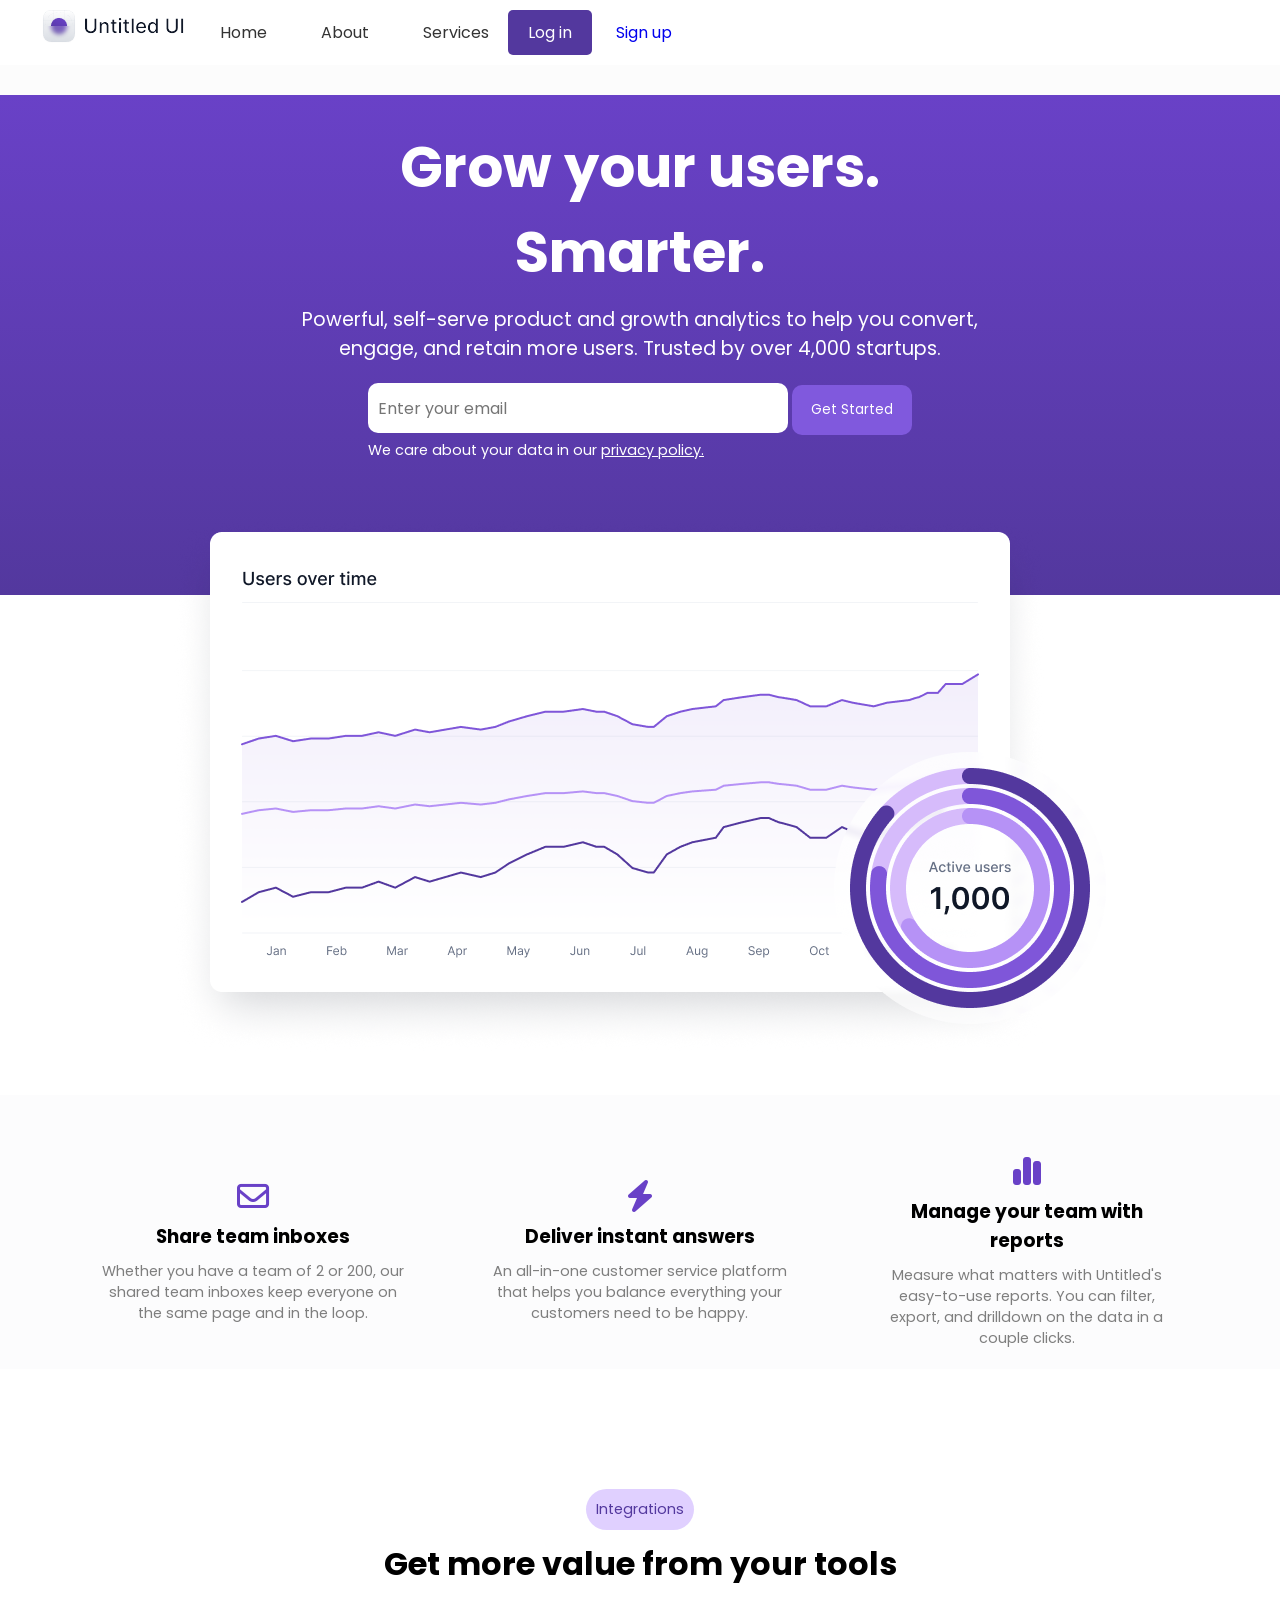
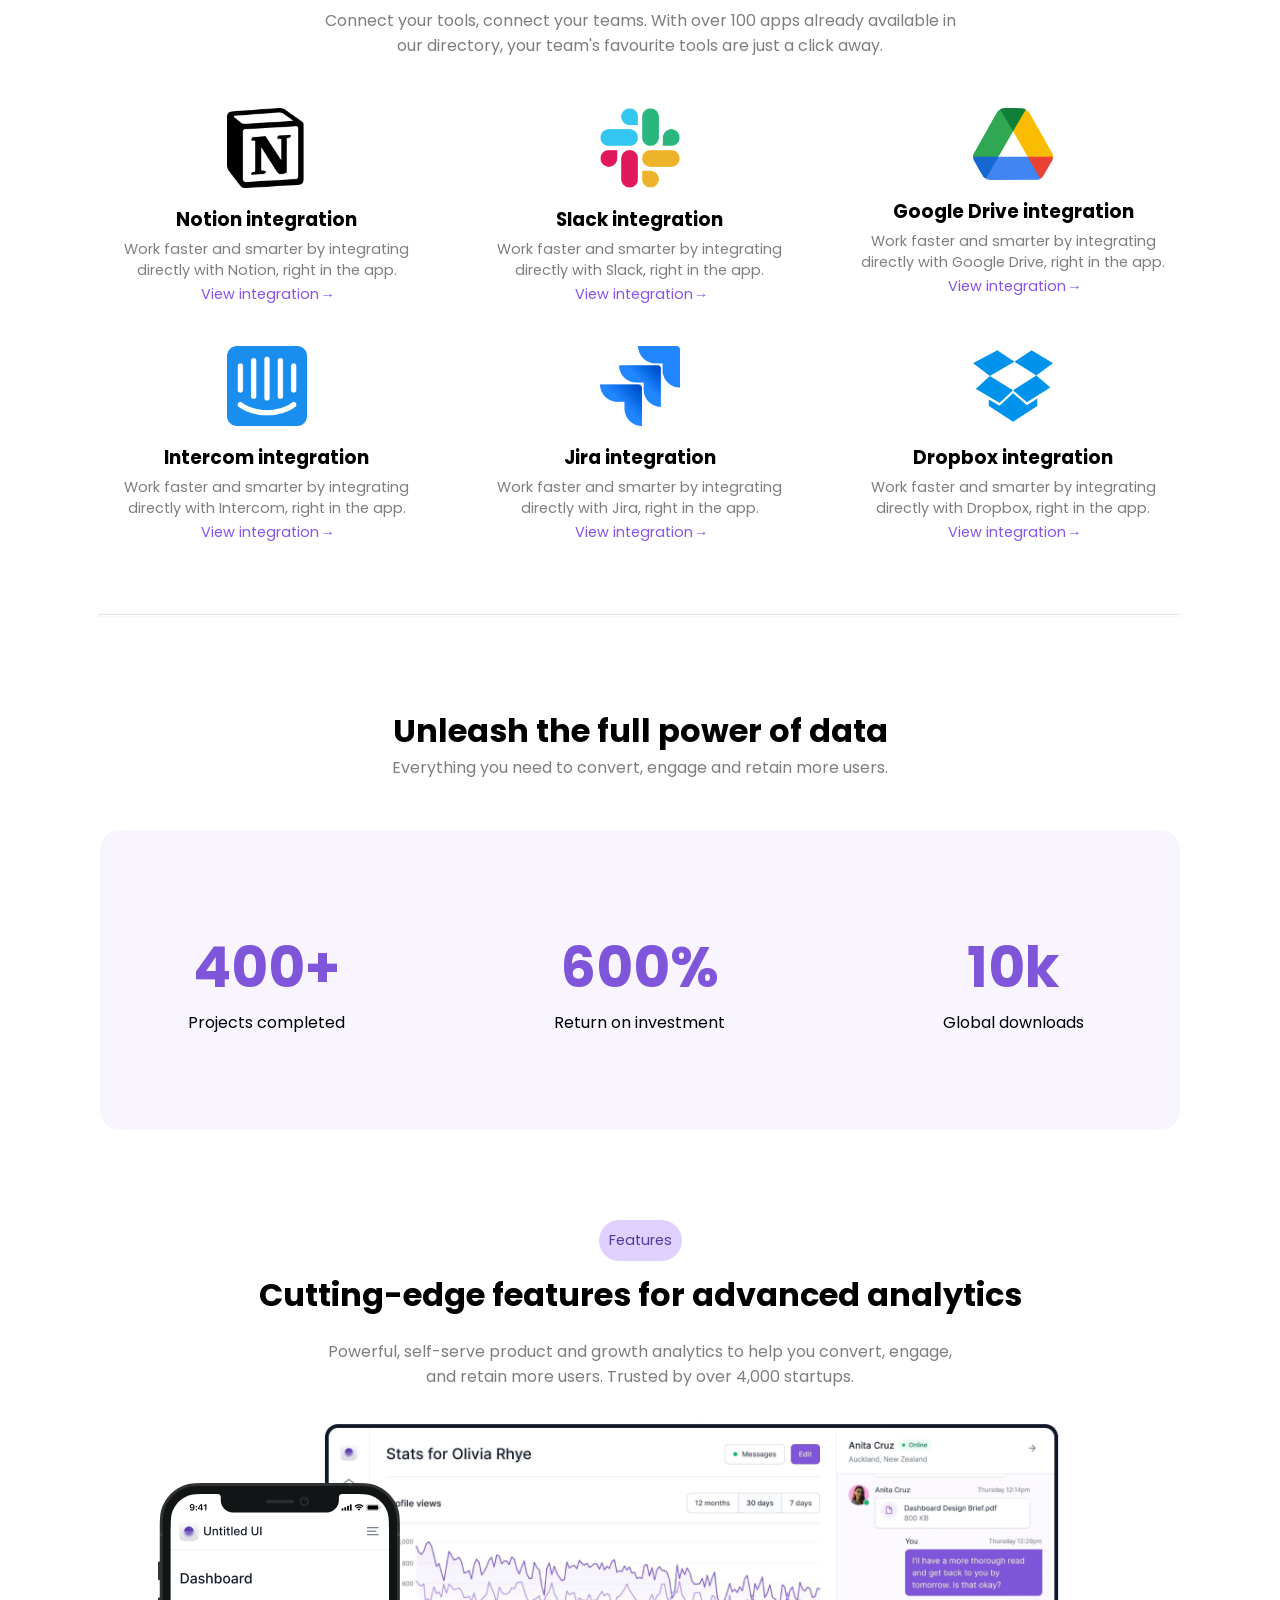
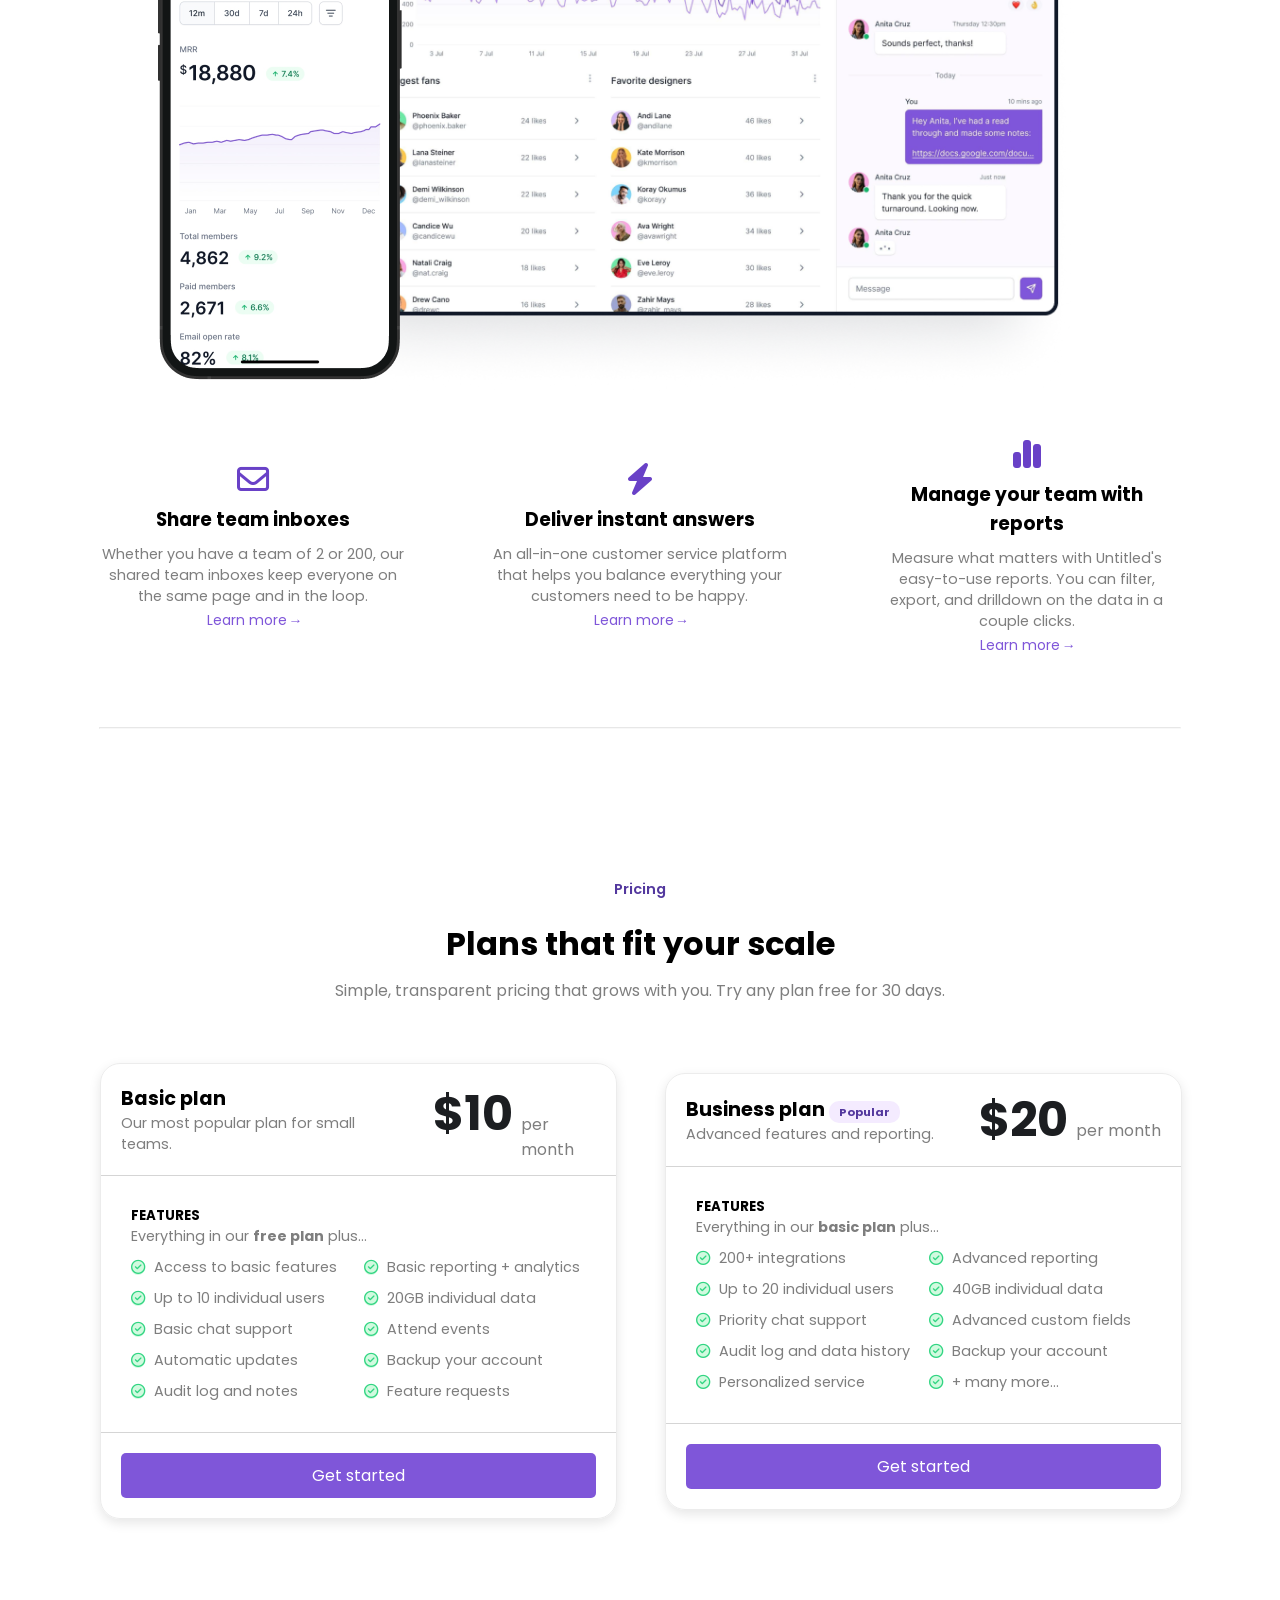
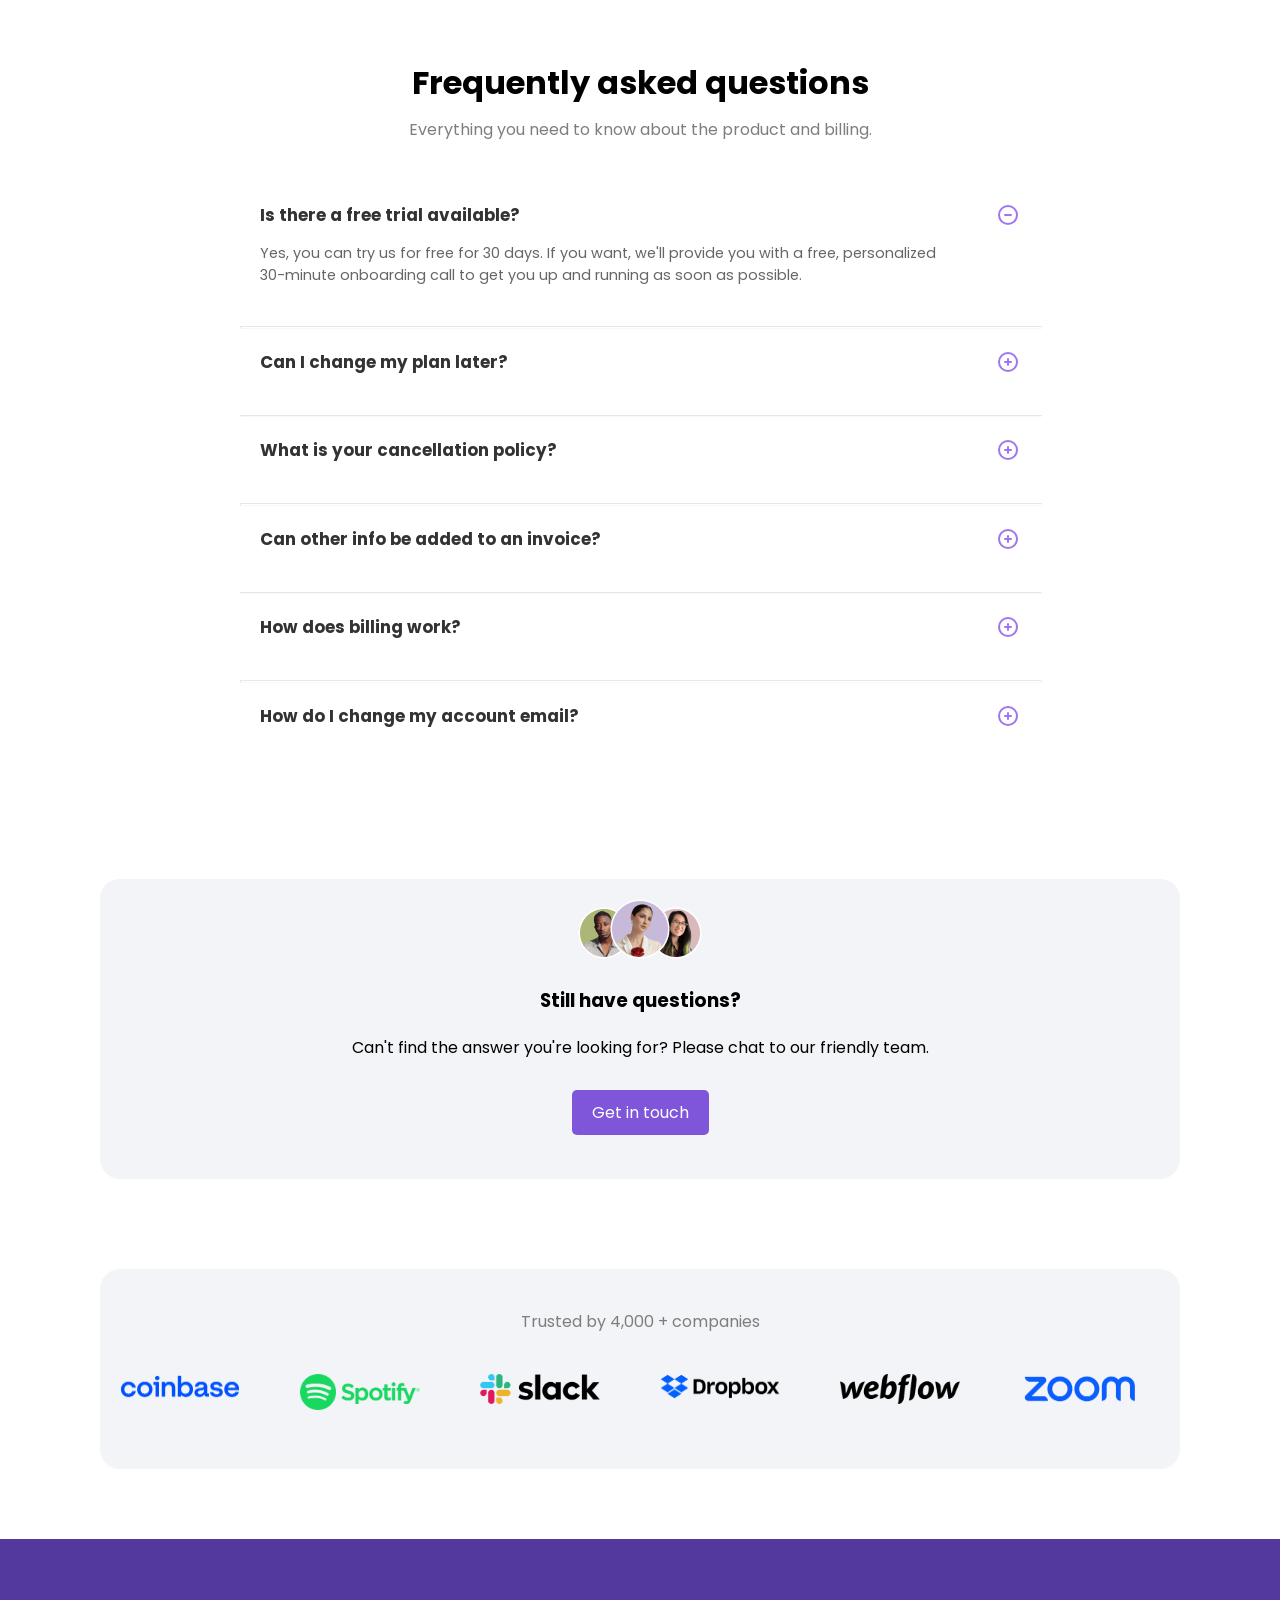
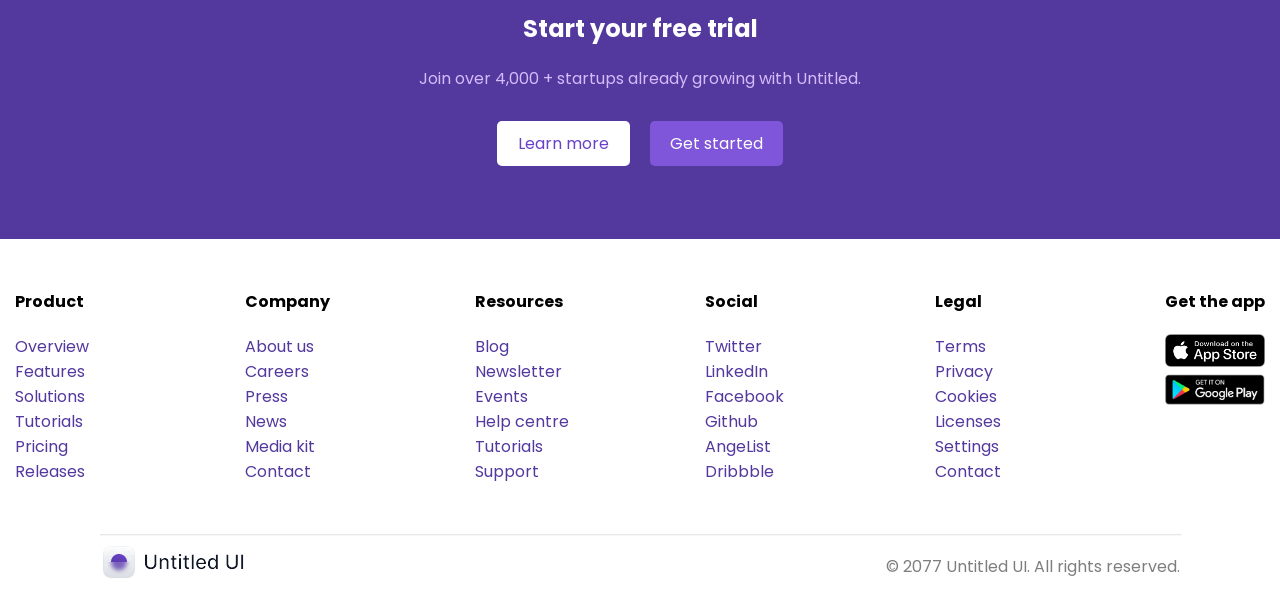
<file: index.html>
<!DOCTYPE html>
<html lang="en">
<head>
  <meta charset="UTF-8">
  <meta name="viewport" content="width=device-width, initial-scale=1.0">
  <title>Untitled UI</title>
  <link rel="stylesheet" href="css/style.css" />
  <link rel="stylesheet" href="https://cdnjs.cloudflare.com/ajax/libs/font-awesome/6.6.0/css/all.min.css" integrity="sha512-Kc323vGBEqzTmouAECnVceyQqyqdsSiqLQISBL29aUW4U/M7pSPA/gEUZQqv1cwx4OnYxTxve5UMg5GT6L4JJg==" crossorigin="anonymous" referrerpolicy="no-referrer" />
</head>
<body>
  <!-- Navbar -->
  <header>
    <div class="header-container">
        <div id="logo">
          <img src="assets/Logo.png" />
        </div>
        <nav>
          <div>
            <ul class="nav-links">
                <li><a href="#">Home</a></li>
                <li><a href="#">About</a></li>
                <li><a href="#">Services</a></li>
                <button class="btn signup"><a href="login.html">Log in</a></button>
                <button class="btn login"><a href="register.html">Sign up</a></button>
            </ul>
          </div>
            <div class="burger">
                <div class="line1"></div>
                <div class="line2"></div>
                <div class="line3"></div>
            </div>
        </nav>
    </div>
  </header>

  <!-- Hero -->
  <div class="hero">
    <div class="rectangle">
      <h1 class="heading1">Grow your users.</h1>
      <h1>Smarter.</h1>
      <p class="rectangle-paragraph">Powerful, self-serve product and growth analytics to help you convert, engage, and retain more users. Trusted by over 4,000 startups.</p>
      <div class="newsletter">
        <input 
          type="email"
          placeholder="Enter your email" 
          class="newsletter-email"  
        />
        <button>Get Started</button>
        <div class="privacy">
          <p>We care about your data in our <span class="underline">privacy policy.</span></p>
        </div>
      </div>
    </div>
    <div class="rectangle2">
      <img src="assets/data-mockup.png" />
    </div>
  </div>

  <!-- Features2 -->
  <div class="features2">
    <div class="features-info">
      <div class="feature1">
        <i class="fa-regular fa-envelope"></i>
        <h3>Share team inboxes</h3>
        <p class="apps-paragraph">Whether you have a team of 2 or 200, our shared team inboxes keep everyone on the same page and in the loop.</p>
      </div>
      <div class="feature2">
        <i class="fa-solid fa-bolt"></i>
        <h3>Deliver instant answers</h3>
        <p class="apps-paragraph">An all-in-one customer service platform that helps you balance everything your customers need to be happy.</p>
      </div>
      <div class="feature3">
        <i class="fa-solid fa-chart-simple"></i>
        <h3>Manage your team with reports</h3>
        <p class="apps-paragraph">Measure what matters with Untitled's easy-to-use reports. You can filter, export, and drilldown on the data in a couple clicks.</p>
      </div>
    </div>
  </div>

  <!-- Tools -->
  <div class="tools">
    <div class="tools-text">
      <p class="integrations">Integrations</p>
      <h1 class="tools-heading">Get more value from your tools</h1>
      <p class="tools-paragraph">Connect your tools, connect your teams. With over 100 apps already available in our directory, your team's favourite tools are just a click away.</p>
    </div>
    <div class="applications">
      <div class="notion">
        <img src="assets/notion.png" />
        <h3>Notion integration</h3>
        <p class="apps-paragraph">Work faster and smarter by integrating directly with Notion, right in the app.</p>
        <a>View integration &rarr;</a>
      </div>
      <div class="slack">
        <img src="assets/slack.png" />
        <h3>Slack integration</h3>
        <p class="apps-paragraph">Work faster and smarter by integrating directly with Slack, right in the app.</p>
        <a>View integration &rarr;</a>
      </div>
      <div class="google-drive">
        <img src="assets/googledrive.png" />
        <h3>Google Drive integration</h3>
        <p class="apps-paragraph">Work faster and smarter by integrating directly with Google Drive, right in the app.</p>
        <a>View integration &rarr;</a>
      </div>
      <div class="intercom">
        <img src="assets/intercom.png" />
        <h3>Intercom integration</h3>
        <p class="apps-paragraph">Work faster and smarter by integrating directly with Intercom, right in the app.</p>
        <a>View integration &rarr;</a>
      </div>
      <div class="jira">
        <img src="assets/jira.png" />
        <h3>Jira integration</h3>
        <p class="apps-paragraph">Work faster and smarter by integrating directly with Jira, right in the app.</p>
        <a>View integration &rarr;</a>
      </div>
      <div class="dropbox">
        <img src="assets/dropbox.png" />
        <h3>Dropbox integration</h3>
        <p class="apps-paragraph">Work faster and smarter by integrating directly with Dropbox, right in the app.</p>
        <a>View integration &rarr;</a>
      </div>
    </div>
    <hr class="tools-hr" />
  </div>

  <!-- Power data -->
  <div class="power-data">
    <div class="data-text">
      <h1 class="data-heading">Unleash the full power of data</h1>
      <p class="data-paragraph">Everything you need to convert, engage and retain more users.</p>
    </div>
    <div class="stats">
      <div class="stat1">
        <h1>400+</h1>
        <p>Projects completed</p>
      </div>
      <div class="stat2">
        <h1>600%</h1>
        <p>Return on investment</p>
      </div>
      <div class="stat3">
        <h1>10k</h1>
        <p>Global downloads</p>
      </div>
    </div>
  </div>

  <!-- Features -->
  <div class="features">
    <div class="features-text">
      <p class="features-icon">Features</p>
      <h1 class="features-heading">Cutting-edge features for advanced analytics</h1>
      <p class="features-paragraph">Powerful, self-serve product and growth analytics to help you convert, engage, and retain more users. Trusted by over 4,000 startups.</p>
    </div>
    <div class="screens">
      <img src="assets/mobile.png" class="feature-img2" />
      <img src="assets/screen.png" class="feature-img1" />
    </div>
    <div class="features-info">
      <div class="feature1">
        <i class="fa-regular fa-envelope"></i>
        <h3>Share team inboxes</h3>
        <p class="apps-paragraph">Whether you have a team of 2 or 200, our shared team inboxes keep everyone on the same page and in the loop.</p>
        <a>Learn more &rarr;</a>
      </div>
      <div class="feature2">
        <i class="fa-solid fa-bolt"></i>
        <h3>Deliver instant answers</h3>
        <p class="apps-paragraph">An all-in-one customer service platform that helps you balance everything your customers need to be happy.</p>
        <a>Learn more &rarr;</a>
      </div>
      <div class="feature3">
        <i class="fa-solid fa-chart-simple"></i>
        <h3>Manage your team with reports</h3>
        <p class="apps-paragraph">Measure what matters with Untitled's easy-to-use reports. You can filter, export, and drilldown on the data in a couple clicks.</p>
        <a>Learn more &rarr;</a>
      </div>
    </div>
    <hr class="features-hr" />
  </div>

  <!-- Pricing -->
  <div class="pricing">
    <div class="pricing-text">
      <p class="pricing-icon">Pricing</p>
      <h1 class="pricing-heading">Plans that fit your scale</h1>
      <p class="pricing-paragraph">Simple, transparent pricing that grows with you. Try any plan free for 30 days.</p>
    </div>
    <div class="cards">
      <div class="card1">
        <div class="upper">
          <div class="upper-left">
            <h3>Basic plan</h3>
            <p>Our most popular plan for small teams.</p>
          </div>
          <div class="upper-right">
            <span class="price">$10</span>
            <span class="per-month">per month</span>
          </div>
        </div>
        <div class="middle">
          <div class="middle2">
            <h5>FEATURES</h5>
            <p>Everything in our <b>free plan</b> plus...</p>
            <div class="items">
              <div class="item1">
                <i class="fa-regular fa-circle-check"></i>
                <span>Access to basic features</span>
              </div>
              <div class="item1">
                <i class="fa-regular fa-circle-check"></i>
                <span>Basic reporting + analytics</span>
              </div>
              <div class="item1">
                <i class="fa-regular fa-circle-check"></i>
                <span>Up to 10 individual users</span>
              </div>
              <div class="item1">
                <i class="fa-regular fa-circle-check"></i>
                <span>20GB individual data</span>
              </div>
              <div class="item1">
                <i class="fa-regular fa-circle-check"></i>
                <span>Basic chat support</span>
              </div>
              <div class="item1">
                <i class="fa-regular fa-circle-check"></i>
                <span>Attend events</span>
              </div>
              <div class="item1">
                <i class="fa-regular fa-circle-check"></i>
                <span>Automatic updates</span>
              </div>
              <div class="item1">
                <i class="fa-regular fa-circle-check"></i>
                <span>Backup your account</span>
              </div>
              <div class="item1">
                <i class="fa-regular fa-circle-check"></i>
                <span>Audit log and notes</span>
              </div>
              <div class="item1">
                <i class="fa-regular fa-circle-check"></i>
                <span>Feature requests</span>
              </div>
            </div>
          </div>
        </div>
        <div class="bottom">
          <button class="btn-get-touch">Get started</button>
        </div>
      </div>
      <div class="card1">
        <div class="upper">
          <div class="upper-left">
            <h3>Business plan <span class="popular">Popular</span></h3>
            <p>Advanced features and reporting.</p>
          </div>
          <div class="upper-right">
            <span class="price">$20</span>
            <span class="per-month">per month</span>
          </div>
        </div>
        <div class="middle">
          <div class="middle2">
            <h5>FEATURES</h5>
            <p>Everything in our <b>basic plan</b> plus...</p>
            <div class="items">
              <div class="item1">
                <i class="fa-regular fa-circle-check"></i>
                <span>200+ integrations</span>
              </div>
              <div class="item1">
                <i class="fa-regular fa-circle-check"></i>
                <span>Advanced reporting</span>
              </div>
              <div class="item1">
                <i class="fa-regular fa-circle-check"></i>
                <span>Up to 20 individual users</span>
              </div>
              <div class="item1">
                <i class="fa-regular fa-circle-check"></i>
                <span>40GB individual data</span>
              </div>
              <div class="item1">
                <i class="fa-regular fa-circle-check"></i>
                <span>Priority chat support</span>
              </div>
              <div class="item1">
                <i class="fa-regular fa-circle-check"></i>
                <span>Advanced custom fields</span>
              </div>
              <div class="item1">
                <i class="fa-regular fa-circle-check"></i>
                <span>Audit log and data history</span>
              </div>
              <div class="item1">
                <i class="fa-regular fa-circle-check"></i>
                <span>Backup your account</span>
              </div>
              <div class="item1">
                <i class="fa-regular fa-circle-check"></i>
                <span>Personalized service</span>
              </div>
              <div class="item1">
                <i class="fa-regular fa-circle-check"></i>
                <span>+ many more...</span>
              </div>
            </div>
          </div>
        </div>
        <div class="bottom">
          <button class="btn-get-touch">Get started</button>
        </div>
      </div>
    </div>
  </div>

  <!-- FAQ -->
  <div class="faq">
    <div class="faq-text">
      <h1 class="faq-heading">Frequently asked questions</h1>
      <p class="faq-paragraph">Everything you need to know about the product and billing.</p>
    </div>
    <div class="faq-container">
      <!-- First details element -->
      <details class="faq-item" open>
          <summary class="faq-summary">
              <h2>Is there a free trial available?</h2>
              <span class="faq-icon">
                  <svg xmlns="http://www.w3.org/2000/svg" class="plus-icon" fill="none" viewBox="0 0 24 24" stroke="currentColor" stroke-width="2">
                      <path stroke-linecap="round" stroke-linejoin="round" d="M12 9v3m0 0v3m0-3h3m-3 0H9m12 0a9 9 0 11-18 0 9 9 0 0118 0z" />
                  </svg>
                  <svg xmlns="http://www.w3.org/2000/svg" class="minus-icon" fill="none" viewBox="0 0 24 24" stroke="currentColor" stroke-width="2">
                      <path stroke-linecap="round" stroke-linejoin="round" d="M15 12H9m12 0a9 9 0 11-18 0 9 9 0 0118 0z" />
                  </svg>
              </span>
          </summary>
          <p class="faq-content">
              Yes, you can try us for free for 30 days. If you want, we'll provide you with a free, personalized 30-minute onboarding call to get you up and running as soon as possible.
          </p>
      </details>
      <hr class="faq-hr" />
      <!-- Second details element -->
      <details class="faq-item">
          <summary class="faq-summary">
              <h2>Can I change my plan later?</h2>
              <span class="faq-icon">
                  <svg xmlns="http://www.w3.org/2000/svg" class="plus-icon" fill="none" viewBox="0 0 24 24" stroke="currentColor" stroke-width="2">
                      <path stroke-linecap="round" stroke-linejoin="round" d="M12 9v3m0 0v3m0-3h3m-3 0H9m12 0a9 9 0 11-18 0 9 9 0 0118 0z" />
                  </svg>
                  <svg xmlns="http://www.w3.org/2000/svg" class="minus-icon" fill="none" viewBox="0 0 24 24" stroke="currentColor" stroke-width="2">
                      <path stroke-linecap="round" stroke-linejoin="round" d="M15 12H9m12 0a9 9 0 11-18 0 9 9 0 0118 0z" />
                  </svg>
              </span>
          </summary>
          <p class="faq-content">
              Lorem ipsum dolor sit amet consectetur, adipisicing elit. Ab hic veritatis molestias culpa in, recusandae laboriosam neque aliquid libero nesciunt voluptate dicta quo officiis explicabo consequuntur distinctio corporis earum similique!
          </p>
      </details>
      <hr class="faq-hr" />
      <!-- Third details element -->
      <details class="faq-item">
          <summary class="faq-summary">
              <h2>What is your cancellation policy?</h2>
              <span class="faq-icon">
                  <svg xmlns="http://www.w3.org/2000/svg" class="plus-icon" fill="none" viewBox="0 0 24 24" stroke="currentColor" stroke-width="2">
                      <path stroke-linecap="round" stroke-linejoin="round" d="M12 9v3m0 0v3m0-3h3m-3 0H9m12 0a9 9 0 11-18 0 9 9 0 0118 0z" />
                  </svg>
                  <svg xmlns="http://www.w3.org/2000/svg" class="minus-icon" fill="none" viewBox="0 0 24 24" stroke="currentColor" stroke-width="2">
                      <path stroke-linecap="round" stroke-linejoin="round" d="M15 12H9m12 0a9 9 0 11-18 0 9 9 0 0118 0z" />
                  </svg>
              </span>
          </summary>
          <p class="faq-content">
              Lorem ipsum dolor sit amet consectetur, adipisicing elit. Ab hic veritatis molestias culpa in, recusandae laboriosam neque aliquid libero nesciunt voluptate dicta quo officiis explicabo consequuntur distinctio corporis earum similique!
          </p>
      </details>
      <hr class="faq-hr" />
      <!-- Fourth details element -->
      <details class="faq-item">
          <summary class="faq-summary">
              <h2>Can other info be added to an invoice?</h2>
              <span class="faq-icon">
                  <svg xmlns="http://www.w3.org/2000/svg" class="plus-icon" fill="none" viewBox="0 0 24 24" stroke="currentColor" stroke-width="2">
                      <path stroke-linecap="round" stroke-linejoin="round" d="M12 9v3m0 0v3m0-3h3m-3 0H9m12 0a9 9 0 11-18 0 9 9 0 0118 0z" />
                  </svg>
                  <svg xmlns="http://www.w3.org/2000/svg" class="minus-icon" fill="none" viewBox="0 0 24 24" stroke="currentColor" stroke-width="2">
                      <path stroke-linecap="round" stroke-linejoin="round" d="M15 12H9m12 0a9 9 0 11-18 0 9 9 0 0118 0z" />
                  </svg>
              </span>
          </summary>
          <p class="faq-content">
              Lorem ipsum dolor sit amet consectetur, adipisicing elit. Ab hic veritatis molestias culpa in, recusandae laboriosam neque aliquid libero nesciunt voluptate dicta quo officiis explicabo consequuntur distinctio corporis earum similique!
          </p>
      </details>
      <hr class="faq-hr" />
      <!-- Fifth details element -->
      <details class="faq-item">
          <summary class="faq-summary">
              <h2>How does billing work?</h2>
              <span class="faq-icon">
                  <svg xmlns="http://www.w3.org/2000/svg" class="plus-icon" fill="none" viewBox="0 0 24 24" stroke="currentColor" stroke-width="2">
                      <path stroke-linecap="round" stroke-linejoin="round" d="M12 9v3m0 0v3m0-3h3m-3 0H9m12 0a9 9 0 11-18 0 9 9 0 0118 0z" />
                  </svg>
                  <svg xmlns="http://www.w3.org/2000/svg" class="minus-icon" fill="none" viewBox="0 0 24 24" stroke="currentColor" stroke-width="2">
                      <path stroke-linecap="round" stroke-linejoin="round" d="M15 12H9m12 0a9 9 0 11-18 0 9 9 0 0118 0z" />
                  </svg>
              </span>
          </summary>
          <p class="faq-content">
              Lorem ipsum dolor sit amet consectetur, adipisicing elit. Ab hic veritatis molestias culpa in, recusandae laboriosam neque aliquid libero nesciunt voluptate dicta quo officiis explicabo consequuntur distinctio corporis earum similique!
          </p>
        </details>
        <hr class="faq-hr" />
      <!-- Sixth details element -->
      <details class="faq-item">
          <summary class="faq-summary">
              <h2>How do I change my account email?</h2>
              <span class="faq-icon">
                  <svg xmlns="http://www.w3.org/2000/svg" class="plus-icon" fill="none" viewBox="0 0 24 24" stroke="currentColor" stroke-width="2">
                      <path stroke-linecap="round" stroke-linejoin="round" d="M12 9v3m0 0v3m0-3h3m-3 0H9m12 0a9 9 0 11-18 0 9 9 0 0118 0z" />
                  </svg>
                  <svg xmlns="http://www.w3.org/2000/svg" class="minus-icon" fill="none" viewBox="0 0 24 24" stroke="currentColor" stroke-width="2">
                      <path stroke-linecap="round" stroke-linejoin="round" d="M15 12H9m12 0a9 9 0 11-18 0 9 9 0 0118 0z" />
                  </svg>
              </span>
          </summary>
          <p class="faq-content">
              Lorem ipsum dolor sit amet consectetur, adipisicing elit. Ab hic veritatis molestias culpa in, recusandae laboriosam neque aliquid libero nesciunt voluptate dicta quo officiis explicabo consequuntur distinctio corporis earum similique!
          </p>
      </details>
    </div>
  </div>

  <!-- Questions -->
  <div class="questions">
    <div class="questions-info">
      <div class="questions-avatars">
        <img src="assets/Avatar group.png" />
      </div>
      <h3>Still have questions?</h3>
      <p>Can't find the answer you're looking for? Please chat to our friendly team.</p>
      <button class="btn-get-touch">Get in touch</button>
    </div>
  </div>

  <!-- Companies -->
  <div class="companies">
    <div class="companies-info">
      <p>Trusted by 4,000 + companies</p>
      <div class="companies-img">
        <img src="assets/coinbase.png" />
        <img src="assets/spotify.png" />
        <img src="assets/slack-text.png" />
        <img src="assets/dropbox-text.png" />
        <img src="assets/webflow.png" />
        <img src="assets/zoom.png" />
      </div>
    </div>
  </div>

  <!-- Free trial -->
  <div class="freetrial">
    <div class="freetrial-info">
      <h3>Start your free trial</h3>
      <p>Join over 4,000 + startups already growing with Untitled.</p>
      <div class="freetrial-buttons">
        <button class="btn-freetrial">Learn more</button>
        <button class="btn-freetrial2">Get started</button>
      </div>
    </div>
  </div>

  <!-- Footer -->
  <footer>
    <div class="footer-items">
      <div>
        <h4>Product</h4>
        <ul class="product-col">
          <li><a>Overview</a></li>
          <li><a>Features</a></li>
          <li><a>Solutions</a></li>
          <li><a>Tutorials</a></li>
          <li><a>Pricing</a></li>
          <li><a>Releases</a></li>
        </ul>
      </div>
      <div>
        <h4>Company</h4>
        <ul class="product-col">
          <li><a>About us</a></li>
          <li><a>Careers</a></li>
          <li><a>Press</a></li>
          <li><a>News</a></li>
          <li><a>Media kit</a></li>
          <li><a>Contact</a></li>
        </ul>
      </div>
      <div>
        <h4>Resources</h4>
        <ul class="product-col">
          <li><a>Blog</a></li>
          <li><a>Newsletter</a></li>
          <li><a>Events</a></li>
          <li><a>Help centre</a></li>
          <li><a>Tutorials</a></li>
          <li><a>Support</a></li>
        </ul>
      </div>
      <div>
        <h4>Social</h4>
        <ul class="product-col">
          <li><a>Twitter</a></li>
          <li><a>LinkedIn</a></li>
          <li><a>Facebook</a></li>
          <li><a>Github</a></li>
          <li><a>AngeList</a></li>
          <li><a>Dribbble</a></li>
        </ul>
      </div>
      <div>
        <h4>Legal</h4>
        <ul class="product-col">
          <li><a>Terms</a></li>
          <li><a>Privacy</a></li>
          <li><a>Cookies</a></li>
          <li><a>Licenses</a></li>
          <li><a>Settings</a></li>
          <li><a>Contact</a></li>
        </ul>
      </div>
      <div>
        <h4>Get the app</h4>
        <ul class="product-col">
          <li><a><img src="assets/appstore.png" /></a></li>
          <li><a><img src="assets/googleplay.png" /></a></li>
        </ul>
      </div>
    </div>
  </footer>

  <div class="bottom-footer">
    <hr class="footer-hr" />
    <div class="footer-info">
      <a href="main.html"><img src="assets/Logo.png" /></a>
      <p>© 2077 Untitled UI. All rights reserved.</p>
    </div>
  </div>

  <script>
    const burger = document.querySelector('.burger');
    const navLinks = document.querySelector('.nav-links');
    const body = document.querySelector('body');
    const backdrop = document.createElement('div');
    backdrop.classList.add('menu-backdrop');

    body.appendChild(backdrop);

    burger.addEventListener('click', () => {
        navLinks.classList.toggle('nav-active');
        backdrop.classList.toggle('display'); // Show or hide the backdrop

        // Toggle body scrolling
        body.classList.toggle('fixed-position');
        
        // Burger Animation
        burger.classList.toggle('toggle');
    });

    backdrop.addEventListener('click', function() {
        navLinks.classList.remove('nav-active');
        this.classList.remove('display'); // Hide the backdrop when clicked
        body.classList.remove('fixed-position');
        burger.classList.remove('toggle');
    });
  </script>
  
</body>
</html>
</file>
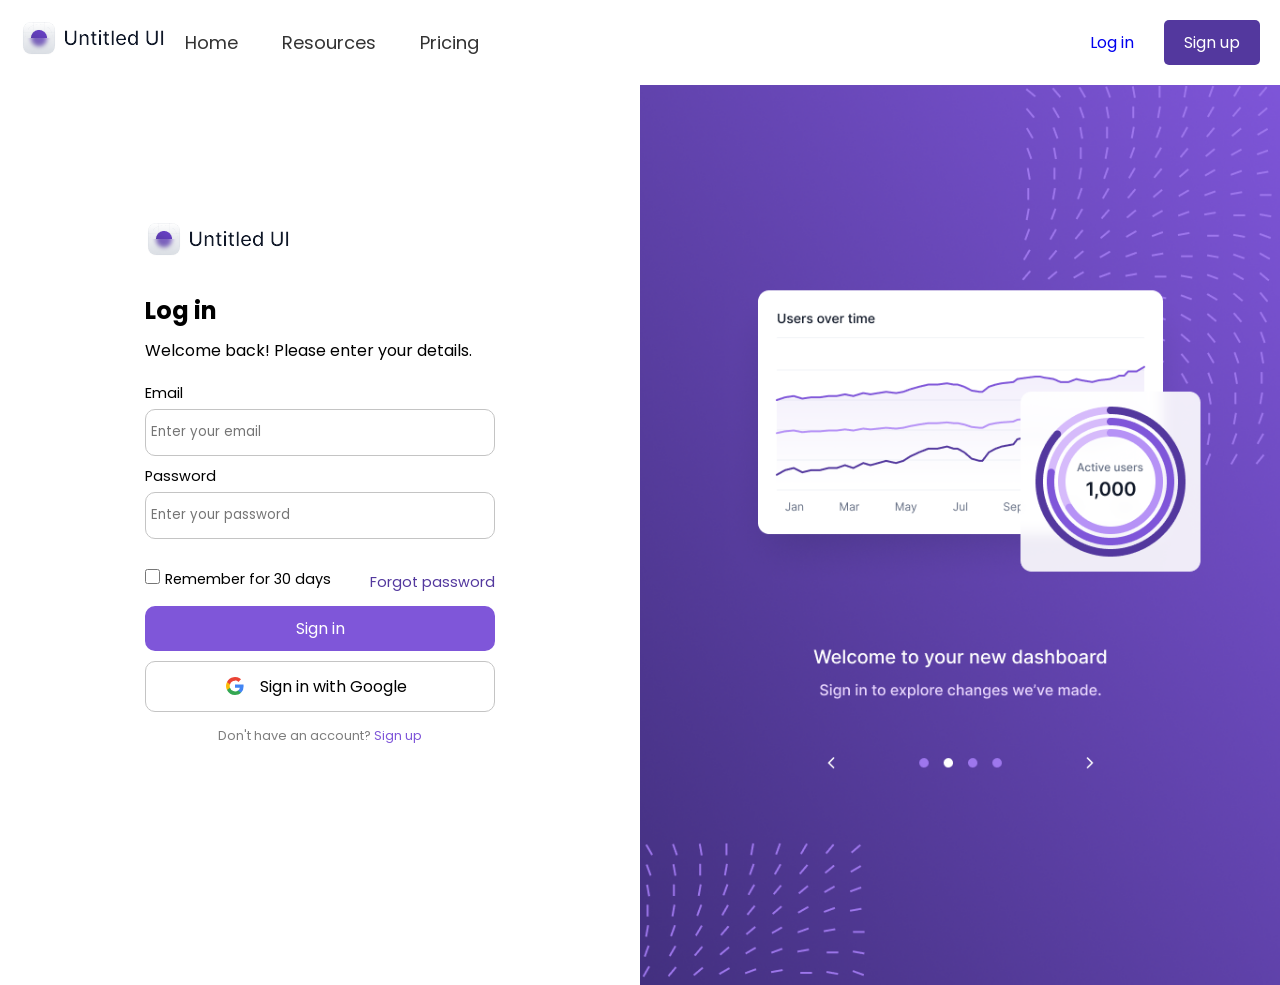
<file: login.html>
<!DOCTYPE html>
<html lang="en">
<head>
  <meta charset="UTF-8">
  <meta name="viewport" content="width=device-width, initial-scale=1.0">
  <title>Untitled UI</title>
  <link rel="stylesheet" href="css/login.css" />
  <link rel="stylesheet" href="https://cdnjs.cloudflare.com/ajax/libs/font-awesome/6.6.0/css/all.min.css" integrity="sha512-Kc323vGBEqzTmouAECnVceyQqyqdsSiqLQISBL29aUW4U/M7pSPA/gEUZQqv1cwx4OnYxTxve5UMg5GT6L4JJg==" crossorigin="anonymous" referrerpolicy="no-referrer" />
</head>
<body>

  <nav id="navbar">
    <div class="nav-left">
      <div class="logo">
        <a href="main.html"><img src="assets/Logo.png" /></a>
      </div>
      <ul class="nav-links">
          <li><a href="main.html">Home</a></li>
          <li class="dropdown">
            <a href="javascript:void(0)" class="dropbtn">Resources</a>
            <div class="dropdown-content">
                <a href="#">Blog</a>
                <a href="#">Customer stories</a>
                <a href="#">Video tutorials</a>
            </div>
          </li>
          <li><a href="#">Pricing</a></li>
      </ul>
    </div>
    <div class="nav-right">
      <button class="btn login"><a href="login.html">Log in</a></button>
      <button class="btn signup"><a href="register.html">Sign up</a></button>
    </div>
    <div class="burger">
        <div class="line1"></div>
        <div class="line2"></div>
        <div class="line3"></div>
    </div>
  </nav>


  <!-- Login -->
  <section>
    <div class="container">
      <div class="left-side">
        <div class="auth">
          <img src="assets/Logo.png" />
          <h2>Log in</h2>
          <p>Welcome back! Please enter your details.</p>
          <div id="error"></div>
          <form id="form" name="loginform" method="GET">
            <label>Email</label>
            <input id="email" type="email" placeholder="Enter your email" name="email" required/>
            <label>Password</label>
            <input id="password" type="password" placeholder="Enter your password" name="password" required />
            <div class="form-group-row">
              <label class="checkbox-container">
                <input type="checkbox" id="RememberMe" name="remember_me" />
                Remember for 30 days
              </label>
              <a href="#" class="forgot-password">Forgot password</a>
            </div>
            <button class="btn-signin" type="submit">Sign in</button>            
            <button class="btn-google" type="submit">Sign in with Google</button>  
            <div class="no-account">
              <p>Don't have an account? <span class="signup-text">Sign up</span></p>         
            </div> 
          </form>
        </div>
      </div>
      <div class="right-side">
        <img src="assets/login.png" />
      </div>
    </div>
  </section>
  
  <script src="js/login.js">
    // function validateForm() {
    //   let x = document.forms["loginform"]["email"].value;
    //   if (x == "") {
    //     alert("Email must be filled out!");
    //     return false;
    //   }

    //   let y = document.forms["loginform"]["password"].value;
    //   if (y == "") {
    //     alert("Password must be filled out!");
    //     return false;
    //   }
    // }
  </script>
  
</body>
</html>
</file>
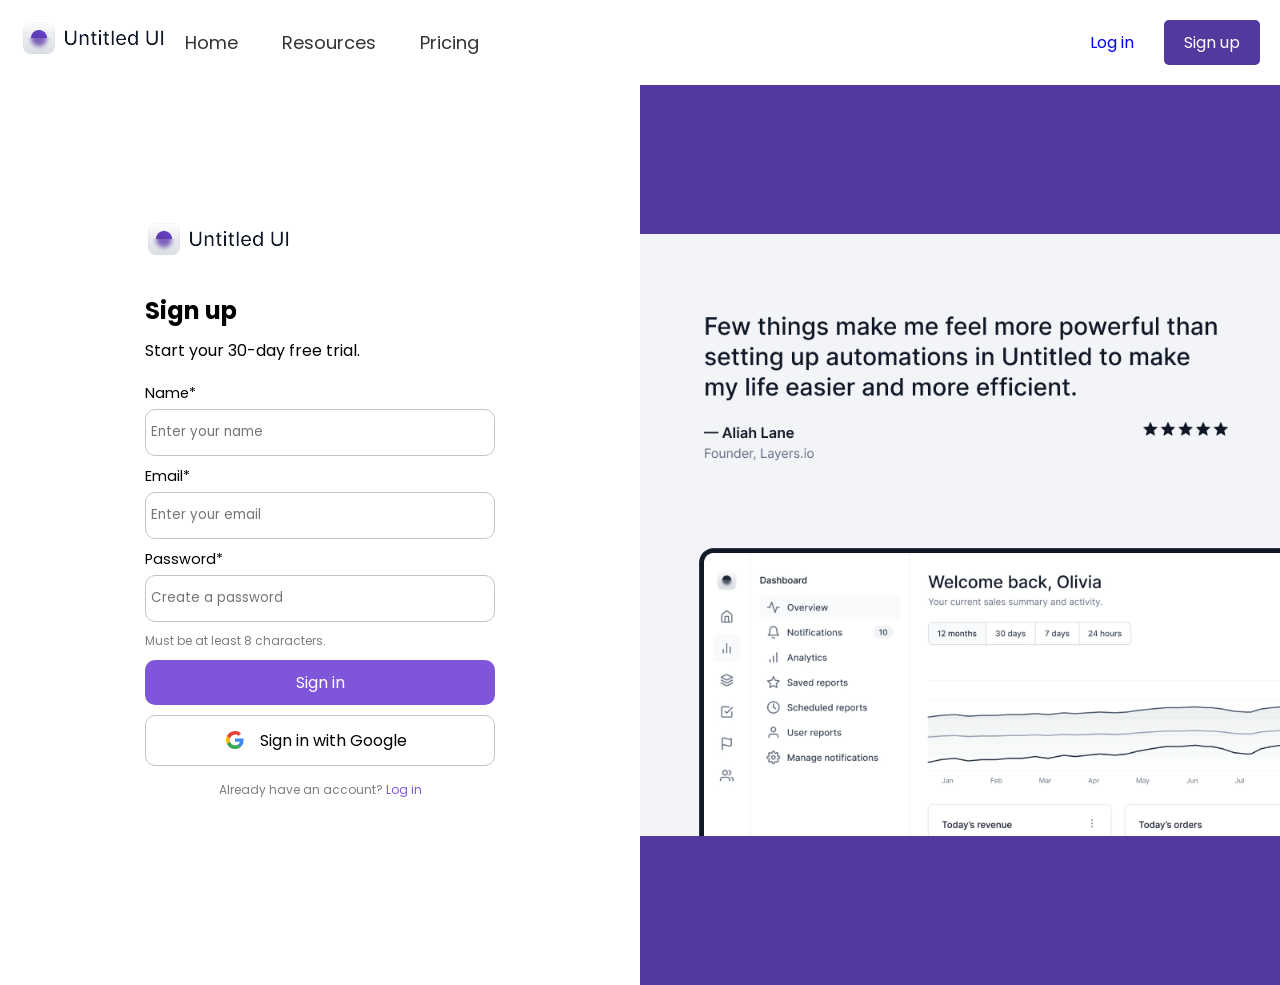
<file: register.html>
<!DOCTYPE html>
<html lang="en">
<head>
  <meta charset="UTF-8">
  <meta name="viewport" content="width=device-width, initial-scale=1.0">
  <title>Untitled UI</title>
  <link rel="stylesheet" href="css/register.css" />
  <link rel="stylesheet" href="https://cdnjs.cloudflare.com/ajax/libs/font-awesome/6.6.0/css/all.min.css" integrity="sha512-Kc323vGBEqzTmouAECnVceyQqyqdsSiqLQISBL29aUW4U/M7pSPA/gEUZQqv1cwx4OnYxTxve5UMg5GT6L4JJg==" crossorigin="anonymous" referrerpolicy="no-referrer" />
</head>
<body>

  <nav id="navbar">
    <div class="nav-left">
      <div class="logo">
          <a href="main.html"><img src="assets/Logo.png" /></a>
      </div>
      <ul class="nav-links">
          <li><a href="main.html">Home</a></li>
          <li class="dropdown">
            <a href="javascript:void(0)" class="dropbtn">Resources</a>
            <div class="dropdown-content">
                <a href="#">Blog</a>
                <a href="#">Customer stories</a>
                <a href="#">Video tutorials</a>
            </div>
          </li>
          <li><a href="#">Pricing</a></li>
      </ul>
    </div>
    <div class="nav-right">
      <button class="btn login"><a href="login.html">Log in</a></button>
      <button class="btn signup"><a href="register.html">Sign up</a></button>
    </div>
    <div class="burger">
        <div class="line1"></div>
        <div class="line2"></div>
        <div class="line3"></div>
    </div>
  </nav>


  <!-- Login -->
  <section>
    <div class="container">
      <div class="left-side">
        <div class="auth">
          <img src="assets/Logo.png" />
          <h2>Sign up</h2>
          <p>Start your 30-day free trial.</p>
          <div id="error"></div>
          <form id="form" name="loginform" method="GET">
            <label>Name*</label>
            <input id="name" type="text" name="name" placeholder="Enter your name" required />
            <label>Email*</label>
            <input id="email" type="email" name="email" placeholder="Enter your email" required />
            <label>Password*</label>
            <input id="password" type="password" name="password" placeholder="Create a password" required />
            <p>Must be at least 8 characters.</p>
            <button class="btn-signin">Sign in</button>            
            <button class="btn-google">Sign in with Google</button>  
            <div class="no-account">
              <p>Already have an account? <span class="signup-text">Log in</span></p>         
            </div> 
          </form>
        </div>
      </div>
      <div class="right-side">
        <img src="assets/signup.png" />
      </div>
    </div>
  </section>
  
  <script src="js/register.js"></script>
  
</body>
</html>
</file>
<file: css/style.css>
@import url('https://fonts.googleapis.com/css2?family=Poppins&display=swap');

* {
    padding: 0;
    margin: 0;
    font-family: 'Poppins', monospace;
}

/* Navbar */

.header-container {
  max-width: 1200px;
  margin: 0 auto;
  padding: 0 20px;
  overflow: hidden;
  justify-content: space-between;
}

header {
  color: #fff;
  padding: 10px 0;
}

#logo {
  float: left;
  font-size: 1.5em;
}

nav div {
  justify-content: space-between;
}

.nav-links {
  list-style-type: none;
  margin: 0;
  padding: 0;
}

.nav-links li {
  display: inline-block;
  margin-left: 20px;
}

.nav-links li a {
  color: #333;
  text-decoration: none;
  padding: 10px 15px;
  display: inline-block;
  transition: background-color 0.3s;
}

.burger {
  display: none;
  cursor: pointer;
}

.burger div {
  width: 25px;
  height: 3px;
  background-color: #fff;
  margin: 5px;
  transition: transform 0.3s, background-color 0.3s;
}

.content {
  padding: 50px 0;
  text-align: center;
}

@media screen and (max-width: 768px) {
  .nav-links {
      display: none;
      text-align: center;
      width: 100%;
      position: absolute;
      background-color: #333;
      top: 60px;
      left: 0;
      z-index: 1;
  }

  .nav-links.active {
      display: block;
  }

  .nav-links li {
      display: block;
      margin: 10px 0;
  }

  .burger {
      display: block;
      float: right;
      margin-top: 15px;
  }

  .burger.active .line1 {
      transform: rotate(-45deg) translate(-5px, 6px);
  }

  .burger.active .line2 {
      opacity: 0;
  }

  .burger.active .line3 {
      transform: rotate(45deg) translate(-5px, -6px);
  }
}

.btn {
  padding: 10px 20px;
  background-color: white;
  border: none;
  color: #7e7e7e;
  font-size: 16px;
  cursor: pointer;
  border-radius: 5px;
}

.btn.signup {
  background-color: #53389e;
}

.btn.signup a {
  text-decoration: none;
  color: white;
}

.btn a {
  text-decoration: none;
}

.nav-left {
  display: flex;
  align-items: center;
}

/* Hero */
.hero {
  display: flex;
  justify-content: center;
  padding: 0 150px;
  flex-direction: column;
  align-items: center;
  background-color: #fcfcfc;
  margin-bottom: 500px;
}

.rectangle {
  position: relative; 
  background: linear-gradient(to top, #53389e, #6941c7);
  width: 1320px;
  height: 500px;
  margin-top: 30px;
  border-radius: 20px;
  display: flex;
  flex-direction: column;
  align-items: center;
}

@media(max-width: 1024px) {
  .hero {
    padding: 0;
  }
} 

@media(max-width: 1024px) {
  .rectangle {
    width: 100%;
    height: 500px;
    border-radius: 0;
    align-items: center;
    display: flex;
  }
} 

.rectangle::before {
  content: ''; 
  position: absolute; 
  top: -50px;
  left: 0;
  right: 0;
  height: 100px;
  background: white; 
  z-index: -1; 
  border-radius: 20px 20px 0 0; 
}

.rectangle h1 {
  font-size: 3.5rem;
  color: white;
}

.heading1 {
  padding-top: 30px;
}

.rectangle-paragraph {
  color: white;
  font-size: 1.2rem;
  width: 57%;
  text-align: center;
  padding-top: 10px;
}

@media(max-width: 1024px) {
  .rectangle h1 {
    font-size: 2rem
  }
}

@media(max-width: 1024px) {
  .rectangle-paragraph {
    font-size: 1rem;
    width: 90%;
  }
} 

.newsletter {
  margin-top: 20px;
}

.newsletter input {
  width: 400px;
  height: 30px;
  border-radius: 10px;
  background: white;
  padding: 10px;
  border: none;
  font-size: 1rem;
}

.newsletter button {
  background-color: #8059dd;
  padding: 5px;
  color: #fff;
  border-radius: 10px;
  border: none;
  height: 50px;
  width: 120px;
}

@media(max-width: 1024px) {
  .newsletter {
    display: grid;
  }
} 

@media(max-width: 1024px) {
  .newsletter button {
    margin-top: 20px;
    margin-bottom: 10px;
    width: 100%;
  }
} 

.privacy {
  margin-top: 5px;
}

.privacy p {
  font-size: 0.90rem;
  color: #fff;
}

.underline {
  text-decoration: underline;
}

.rectangle2 {
  position: absolute; 
  top: 520px; 
  left: 50%; 
  transform: translateX(-50%); 
  z-index: 1;
  border-radius: 20px;
}

@media(max-width: 1024px) {
  .rectangle2 img {
    width: 470px;
  }
} 

/* Features2 */
.features2 {
  align-items: center;
  justify-content: center;
  display: flex;
  flex-direction: column;
  padding: 20px 100px;
  margin-top: 50px;
  margin-bottom: 50px;
  background-color: #fcfcfd;
}

@media(max-width: 1024px) {
  .features2 {
    padding: 10px 50px;
    margin-top: -250px
  }
} 

/* Tools */
.tools {
  align-items: center;
  display: flex;
  justify-content: center;
  margin-top: 100px;
  flex-direction: column;
  padding: 20px 100px;
}

@media(max-width: 768px) {
  .tools {
    padding: 10px 50px;
  }
} 

.tools-text {
  flex-direction: column;
  align-items: center;
  display: flex;
  justify-content: center;
  width: 100%;
  text-align: center;
}

.tools-text .integrations {
  background-color: #e0d0ff;
  padding: 10px;
  font-size: 0.90rem;
  color: #53389e;
  border-radius: 30px;
  margin-bottom: 10px;
}

.tools-text .tools-heading {
  margin-bottom: 20px;
}

.tools-text .tools-paragraph {
  width: 60%;
  text-align: center;
  color: #7e7e7e;
}

@media(max-width: 768px) {
  .tools-text .tools-heading {
    width: 100%;
  }
}

@media(max-width: 768px) {
  .tools-text .tools-paragraph {
    width: 100%;
  }
}

.applications {
  display: grid;
  margin-top: 50px;
  gap: 40px;
  grid-template-columns: repeat(3, minmax(0, 1fr));
  text-align: center;
}

.apps-paragraph {
  font-size: 0.90rem;
  color: #7e7e7e;
  margin-top: 5px;
}

@media(max-width: 768px) {
  .apps-paragraph {
    font-size: 1rem;
  }
}

.applications img {
  width: 80px;
  margin-bottom: 10px;
}

@media(max-width: 1024px) {
  .applications img {
    width: 50px;
  }
} 

.applications a {
  color: #8753ed;
  font-size: 0.90rem;
}

.tools-hr {
  width: 100%;
  align-items: center;
  border-color: #dddddd;
  height: 0.5px;
  opacity: 0.2;
  margin-top: 70px;
}

@media only screen and (max-width: 1024px) {
  .applications {
    grid-template-columns: repeat(1, minmax(0, 1fr));
  }
}

/* Stats */

.power-data {
  align-items: center;
  display: flex;
  justify-content: center;
  margin-top: 50px;
  flex-direction: column;
  padding: 20px 100px;
  text-align: center;
}

@media(max-width: 768px) {
  .power-data {
    padding: 10px 20px;
  }
} 

.data-paragraph {
  color: #7e7e7e;
}

.stats {
  width: 100%;
  margin-top: 50px;
  height: 300px;
  background-color: #f9f5ff;
  border-radius: 20px;
  gap: 40px;
  display: grid;
  grid-template-columns: repeat(3, minmax(0, 1fr));
  text-align: center;
  flex-direction: row;
  align-items: center;
}

@media(max-width: 768px) {
  .stats {
    height: auto;
    padding-bottom: 40px;
  }
} 

@media(max-width: 768px) {
  .stats h1 {
    margin-top: 20px;
  }
} 

.stats h1 {
  color: #7f56d9;
  font-size: 3.5rem;
}

@media only screen and (max-width: 1024px) {
  .stats {
    grid-template-columns: repeat(1, minmax(0, 1fr));
  }
}

/* Features */

.features {
  align-items: center;
  justify-content: center;
  display: flex;
  margin-bottom: 100px;
  flex-direction: column;
  padding: 20px 100px;
  margin-top: 50px;
}

@media(max-width: 768px) {
  .features {
    padding: 10px 50px;
  }
} 

@media(max-width: 1024px) {
  .screens .feature-img1 {
    display: none;
  }
} 

@media(max-width: 1024px) {
  .screens .feature-img2 {
    margin-top: 50px;
  }
} 

@media(max-width: 768px) {
  .features-text .features-heading {
    width: 100%;
  }
}

@media(max-width: 768px) {
  .features-text .features-paragraph {
    width: 100%;
  }
}

.features-text {
  flex-direction: column;
  align-items: center;
  display: flex;
  justify-content: center;
}

.features-text .features-icon {
  background-color: #e0d0ff;
  padding: 10px;
  font-size: 0.90rem;
  color: #53389e;
  border-radius: 30px;
  margin-bottom: 10px;
}

.features-text .features-heading {
  margin-bottom: 20px;
}

.features-text .features-paragraph {
  width: 60%;
  text-align: center;
  color: #7e7e7e;
}

.features .feature-img1 {
  width: 80%;
  margin-top: 20px;
  z-index: -1;
  position: relative;
}
.features .feature-img2 {
  margin-bottom: 10px;
  z-index: 999;
}

@media(min-width: 1024px) {
  .screens .feature-img2 {
    margin-right: -100px;
  }
}

.features-info {
  flex-direction: row;
  grid-template-columns: repeat(3, minmax(0, 1fr));
  display: grid;
  text-align: center;
  align-items: center;
  justify-content: center;
  gap: 80px;
  margin-top: 40px;
}

@media only screen and (max-width: 1024px) {
  .features-info {
    grid-template-columns: repeat(1, minmax(0, 1fr));
  }
}

.features-info p {
  font-size: 0.9rem;
  margin-top: 10px;
}

.features-info i {
  color: #6941c7;
  font-size: 32px;
  margin-bottom: 10px;
}

.features-info a {
  color: #7f56d9;
  font-size: 14px;
  padding-top: 100px;
}

.features-hr {
  width: 100%;
  align-items: center;
  border-color: #dddddd;
  height: 0.5px;
  opacity: 0.2;
  margin-top: 70px;
}

/* Pricing */

.pricing {
  align-items: center;
  justify-content: center;
  display: flex;
  margin-bottom: 100px;
  flex-direction: column;
  padding: 20px 100px;
}

@media (max-width: 768px) {
  .pricing {
    padding: 10px 50px;
  }
}

.pricing-text {
  flex-direction: column;
  align-items: center;
  display: flex;
  justify-content: center;
}

.pricing-text .pricing-icon {
  padding: 10px;
  font-size: 0.90rem;
  font-weight: 600;
  color: #53389e;
  border-radius: 30px;
  margin-bottom: 10px;
}

.pricing-text .pricing-heading {
  margin-bottom: 10px;
}

.pricing-text .pricing-paragraph {
  width: 100%;
  text-align: center;
  color: #7e7e7e;
  margin-bottom: 20px;
}

.pricing .cards {
  display: grid;
  grid-template-columns: repeat(2, minmax(0, 1fr)); /* Two columns for larger screens */
  align-items: center;
  justify-content: center;
  gap: 50px;
  margin-top: 40px;
}

@media (max-width: 768px) {
  .pricing .cards {
    grid-template-columns: repeat(1, minmax(0, 1fr));
  }
}

.upper {
  display: flex;
  justify-content: space-between;
  align-items: center;
  width: 100%;
}

.upper-left h3 {
  font-size: 1.2rem;
}

.upper-left h3 span {
  font-size: 0.7rem;
  color: #53389e;
  background-color: #f4ebff;
  padding: 3px 10px;
  border-radius: 10px;
}

.upper-left {
  padding: 20px;
}

.upper-right {
  display: flex;
  align-items: baseline;
  padding: 10px 20px;
}

.price {
  font-size: 3rem;
  font-weight: bold;
  color: #1C1E21; 
}

.per-month {
  font-size: 1rem;
  color: #7e7e7e;
  margin-left: 0.5rem; 
}

.cards .card1 {
  border: 1px solid #ececec;
  width: 100%;
  border-radius: 20px;
  box-shadow: rgba(0, 0, 0, 0.1) 0px 4px 12px;
}

.cards .card1 p {
  font-size: 0.90rem;
  color: #7e7e7e;
}

.card1 .upper {
  border-bottom: 1px solid #d5d5d5;
  width: 100%;
  flex-direction: row;
  display: flex;
}

.card1 .middle {
  border-bottom: 1px solid #d5d5d5;
}

.card1 .middle .middle2 {
  padding: 30px;
}

.card1 .middle .items {
  display: grid;
  grid-template-columns: repeat(2, minmax(0, 1fr));
  margin-top: 10px;
  color: #7e7e7e;
  font-size: 0.90rem;
  gap: 10px;
}

@media (max-width: 1024px) {
  .card1 .middle .items {
    grid-template-columns: repeat(1, minmax(0, 1fr));
  }
}

.card1 .middle .items i {
  background-color: #d1fadf;
  color: #32d583;
  border-radius: 20px;
}

.card1 .middle .items span {
  margin-left: 5px;
}

.card1 .bottom {
  padding: 20px;
}

.card1 .bottom button {
  width: 100%;
}

/* FAQ */

.faq {
  align-items: center;
  justify-content: center;
  display: flex;
  flex-direction: column;
  padding: 20px 100px;
}

@media(max-width: 1024px) {
  .faq {
    padding: 10px 50px;
  }
}

.faq-text {
  flex-direction: column;
  align-items: center;
  text-align: center;
  display: flex;
  justify-content: center;
}

.faq-text .faq-heading {
  margin-bottom: 10px;
}

.faq-text .faq-paragraph {
  width: 100%;
  text-align: center;
  color: #7e7e7e;
  margin-bottom: 20px;
}

.faq-container {
    border-radius: 8px;
    width: 800px;
    padding: 20px;
    gap: 20px;
    padding: 20px 100px;
}

@media(max-width: 1024px) {
  .faq-container {
    width: 100%;
  }
}

.faq-item {
    border-radius: 8px;
    padding: 20px;
    margin-bottom: 20px;
    position: relative;
}

.faq-summary {
    display: flex;
    justify-content: space-between;
    align-items: center;
    cursor: pointer;
    font-size: 0.7rem;
    font-weight: bold;
    color: #333;
}

.faq-icon {
    width: 24px;
    height: 24px;
    position: relative;
    color: #9e77ed;
}

.plus-icon,
.minus-icon {
    width: 24px;
    height: 24px;
    position: absolute;
    top: 0;
    left: 0;
    transition: opacity 0.3s ease;
}

.plus-icon {
    opacity: 1;
}

.faq-item[open] .plus-icon {
    opacity: 0;
}

.minus-icon {
    opacity: 0;
}

.faq-item[open] .minus-icon {
    opacity: 1;
}

.faq-content {
    margin-top: 15px;
    font-size: 0.9rem;
    color: #666;
    line-height: 1.5;
    width: 90%;
}

.faq-hr {
  width: 100%;
  align-items: center;
  border-color: #dddddd;
  height: 0.5px;
  opacity: 0.2;
}

/* Questions */

.questions {
  align-items: center;
  display: flex;
  justify-content: center;
  flex-direction: column;
  padding: 20px 100px;
  text-align: center;
}

@media(max-width: 1024px) {
  .questions {
    padding: 10px 20px;
  }
}

.questions-info {
  width: 100%;
  margin-top: 50px;
  height: 300px;
  background-color: #f2f4f7;
  border-radius: 20px;
  text-align: center;
  flex-direction: column;
  align-items: center;
}

.questions-avatars {
  margin-top: 20px;
  margin-bottom: 20px;
}

.questions-info h3 {
  margin-bottom: 20px;
}

.questions-info p {
  margin-bottom: 30px;
}

@media(max-width: 1024px) {
  .questions-info p {
    padding: 0 70px;
    color: #7e7e7e;
  }
}

.btn-get-touch {
  padding: 10px 20px;
  border: none;
  background-color: #7f56d9;
  color: white;
  font-size: 16px;
  cursor: pointer;
  border-radius: 5px;
}

/* Companies */
.companies {
  display: flex;
  align-items: center;
  justify-content: center;
  flex-direction: column;
  padding: 20px 100px;
  text-align: center;
}

.companies-info {
  width: 100%;
  margin-top: 50px;
  height: 200px;
  background-color: #f2f4f7;
  border-radius: 20px;
  text-align: center;
  align-items: center;
  justify-content: center;
}

.companies-img {
  display: grid;
  margin-top: 20px;
  padding: 20px;
  gap: 40px;
  grid-template-columns: repeat(6, minmax(0, 1fr));
  text-align: center;
  background-color: #f2f4f7;
}

.companies img {
  width: 120px;
}

.companies p {
  color: #7e7e7e;
  margin-top: 40px;
}

@media (max-width: 1024px) {
  div.companies {
    display: none !important;
  }
}

/* Free trial */
.freetrial {
  align-items: center;
  display: flex;
  justify-content: center;
  flex-direction: column;
  text-align: center;
  margin-bottom: 50px;
}

.freetrial-info {
  width: 100%;
  margin-top: 50px;
  height: 300px;
  background-color: #53389e;
  text-align: center;
  display: flex;
  flex-direction: column;
  align-items: center;
  justify-content: center;
}

@media(max-width: 1024px) {
  .freetrial-info {
    padding: 0px 20px;
    height: 350px;
  }
}

.freetrial-info h3 {
  margin-bottom: 20px;
  color: white;
  font-size: 1.5rem;
}

@media(max-width: 1024px) {
  .freetrial-info h3 {
    font-size: 1.8rem;
  }
}

.freetrial-info p {
  margin-bottom: 30px;
  color: #d6bbfb;
}

@media(max-width: 1024px) {
  .freetrial-info p {
    padding: 0 90px;
  }
}

.btn-freetrial {
  padding: 10px 20px;
  border: none;
  background-color: white;
  color: #6941c7;
  font-size: 16px;
  cursor: pointer;
  border-radius: 5px;
}

.btn-freetrial2 {
  padding: 10px 20px;
  border: none;
  background-color: #7f56d9;
  color: white;
  font-size: 16px;
  cursor: pointer;
  border-radius: 5px;
}

.freetrial-buttons {
  display: grid;
  grid-template-columns: repeat(2, minmax(0, 1fr));
  gap: 20px;
}

@media(max-width: 1024px) {
  .freetrial-buttons {
    display: flex;
    flex-direction: column;
    width: 90%;
  }
}

/* Footer */
footer {
  text-align: left;
  display: flex;
  justify-content: center;
  align-items: center;
  margin-bottom: 30px;
  bottom: 0;
}

.footer-items {
  display: flex;
  flex-direction: row;
  display: grid;
  grid-template-columns: repeat(6, minmax(0, 1fr));
  gap: 130px;
}

.footer-items ul {
  list-style: none;
}

.footer-items a {
  cursor: pointer;
}

.footer-items li {
  color: #53389e;
}

.footer-items h4 {
  margin-bottom: 20px;
}

.product-col {
  display: flex;
  flex-direction: column;
}

.product-col img {
  width: 100px;
}


@media (max-width: 1024px) {
  .footer-items {
    grid-template-columns: repeat(2, minmax(0, 1fr));
  }
}

.bottom-footer {
  display: flex;
  flex-direction: column;
  justify-content: space-between;
  padding: 20px 100px;
  text-align: center;
}

.footer-hr {
  width: 100%;
  align-items: center;
  border-color: #dddddd;
  height: 0.5px;
  opacity: 0.2;
}

.footer-info {
  width: 100%;
  display: flex;
  flex-direction: row;
  justify-content: space-between;
  margin-top: 10px;
  align-items: center;
}

.footer-info p {
  color: #7e7e7e;
}

@media (max-width: 1024px) {
  .bottom-footer {
    padding: 20px;
  }
}

@media (max-width: 1024px) {
  .footer-info {
    flex-direction: column;
    align-items: start;
  }
}
</file>
<file: css/login.css>
@import url('https://fonts.googleapis.com/css2?family=Poppins&display=swap');

* {
  margin: 0;
  padding: 0;
  font-family: 'Poppins', monospace;
}

nav {
  display: flex;
  justify-content: space-between;
  align-items: center;
  padding: 20px;
}

.nav-links {
  list-style: none;
}

.nav-links li {
  display: inline-block;
  padding: 0 20px;
}

.nav-links a {
  color: white;
  text-decoration: none;
  font-size: 18px;
  color: #333;
}

.logo a {
  color: #333;
  text-decoration: none;
  font-size: 24px;
}

.burger {
  display: none;
}

@media screen and (max-width: 768px) {
  .nav-links {
      position: absolute;
      right: 0;
      height: 92vh;
      top: 8vh;
      background-color: white;
      display: flex;
      flex-direction: column;
      align-items: center;
      width: 50%;
      transform: translateX(100%);
      transition: transform 0.5s ease-in;
  }

  .nav-links li {
      opacity: 0;
  }

  .burger {
      display: block;
      cursor: pointer;
  }

  .burger div {
      width: 25px;
      height: 3px;
      background-color: #333;
      margin: 5px;
      transition: all 0.3s ease;
  }

  .nav-active {
      transform: translateX(0);
  }

  @keyframes navLinkFade {
      from {
          opacity: 0;
      }
      to {
          opacity: 1;
      }
  }

  .nav-links li {
      animation: navLinkFade 0.5s ease forwards 0.5s;
  }
}

.toggle .line1 {
  transform: rotate(-45deg) translate(-5px, 6px);
}

.toggle .line2 {
  opacity: 0;
}

.toggle .line3 {
  transform: rotate(45deg) translate(-5px, -6px);
}


.menu-backdrop {
  display: none; /* Hidden by default */
  position: fixed;
  top: 0;
  left: 0;
  width: 100%;
  height: 100%;
  background-color: rgba(0, 0, 0, 0.5);
  z-index: 9; /* Ensure it's below the nav-links but above other content */
}

.fixed-position {
  overflow: hidden;
  height: 100%;
}

.dropdown-content {
  display: none;
  position: absolute;
  background-color: #f9f9f9;
  min-width: 160px;
  box-shadow: 0px 8px 16px 0px rgba(0,0,0,0.2);
  z-index: 1;
}

.dropdown-content a {
  color: black;
  padding: 12px 16px;
  text-decoration: none;
  display: block;
}

.dropdown:hover .dropdown-content {
  display: block;
}

.nav-right {
  display: flex;
  gap: 10px;
}

.btn {
  padding: 10px 20px;
  background-color: white;
  border: none;
  color: #7e7e7e;
  font-size: 16px;
  cursor: pointer;
  border-radius: 5px;
}

.btn.signup {
  background-color: #53389e;
}

.btn.signup a {
  text-decoration: none;
  color: white;
}

.btn a {
  text-decoration: none;
}

.nav-left {
  display: flex;
  align-items: center;
}

/* Login */
.container {
  width: 100%;
  display: grid;
  grid-template-columns: repeat(2, minmax(0, 1fr));
}

.left-side {
  width: 100%;
  height: 75vh;
  display: flex;
  justify-content: center;
  align-items: center;
}

.auth {
  padding: 40px;
  width: 350px;
  height: 400px;
}

.auth img {
  margin-bottom: 30px;
}

.auth h2 {
  margin-bottom: 10px;
}

.auth form {
  margin-top: 20px;
  display: flex;
  flex-direction: column;
}

.auth label {
  margin-bottom: 5px;
  font-size: 0.9rem;
}

.auth input {
  margin-bottom: 10px;
  height: 35px;
  border-radius: 10px;
  border: 1px solid #c4c4c4;
  padding: 5px;
}

.form-group-row {
  display: flex;
  align-items: center;
  justify-content: space-between; /* Space between the checkbox and the forgot password link */
  margin-top: 10px;
}

.checkbox-container {
  display: flex;
  align-items: center;
}

.forgot-password {
  color: #53389e; /* Optional: styling for the link */
  text-decoration: none;
  font-size: 0.9rem;
}

.forgot-password:hover {
  text-decoration: underline; /* Optional: hover effect */
}

input[type="checkbox"] {
  margin-right: 5px;
  margin-bottom: 7px;
  width: 15px;
}

.btn-signin {
  padding: 10px 20px;
  border: none;
  background-color: #7f56d9;
  color: white;
  font-size: 16px;
  cursor: pointer;
  border-radius: 10px;
  margin-bottom: 10px;
}

.btn-google {
  padding: 12px 16px 12px 42px;
  border-radius: 10px;
  border: 1px solid #c4c4c4;
  font-size: 16px;
  cursor: pointer;
  background-image: url([data-uri]);
  background-color: white;
  background-repeat: no-repeat;
  background-position: 80px 15px;
}

.no-account {
  display: flex;
  justify-content: center;
  align-items: center;
  margin-top: 15px;
}

.no-account p {
  font-size: 0.8rem;
  color: #7e7e7e;
}

.no-account .signup-text {
  color: #7f56d9;
}

.right-side {
  background-color: #53389e;
  width: 100%;
  height: 100vh;
  display: flex;
  align-items: center;
  justify-content: center;
  overflow: hidden;
}

.right-side img {
  object-fit: cover; 
  width: 100%;
  height: 100%;
}

@media(max-width: 1024px) {
  div.right-side {
    display: none;
  }
}

@media(max-width: 1024px) {
  .container {
    grid-template-columns: repeat(1, minmax(0, 1fr));
  }
}
</file>
<file: css/register.css>
@import url('https://fonts.googleapis.com/css2?family=Poppins&display=swap');

* {
  margin: 0;
  padding: 0;
  font-family: 'Poppins', monospace;
}

nav {
  display: flex;
  justify-content: space-between;
  align-items: center;
  padding: 20px;
}

.nav-links {
  list-style: none;
}

.nav-links li {
  display: inline-block;
  padding: 0 20px;
}

.nav-links a {
  color: white;
  text-decoration: none;
  font-size: 18px;
  color: #333;
}

.logo a {
  color: #333;
  text-decoration: none;
  font-size: 24px;
}

.burger {
  display: none;
}

@media screen and (max-width: 768px) {
  .nav-links {
      position: absolute;
      right: 0;
      height: 92vh;
      top: 8vh;
      background-color: white;
      display: flex;
      flex-direction: column;
      align-items: center;
      width: 50%;
      transform: translateX(100%);
      transition: transform 0.5s ease-in;
  }

  .nav-links li {
      opacity: 0;
  }

  .burger {
      display: block;
      cursor: pointer;
  }

  .burger div {
      width: 25px;
      height: 3px;
      background-color: #333;
      margin: 5px;
      transition: all 0.3s ease;
  }

  .nav-active {
      transform: translateX(0);
  }

  @keyframes navLinkFade {
      from {
          opacity: 0;
      }
      to {
          opacity: 1;
      }
  }

  .nav-links li {
      animation: navLinkFade 0.5s ease forwards 0.5s;
  }
}

.toggle .line1 {
  transform: rotate(-45deg) translate(-5px, 6px);
}

.toggle .line2 {
  opacity: 0;
}

.toggle .line3 {
  transform: rotate(45deg) translate(-5px, -6px);
}


.menu-backdrop {
  display: none; /* Hidden by default */
  position: fixed;
  top: 0;
  left: 0;
  width: 100%;
  height: 100%;
  background-color: rgba(0, 0, 0, 0.5);
  z-index: 9; /* Ensure it's below the nav-links but above other content */
}

.fixed-position {
  overflow: hidden;
  height: 100%;
}

.dropdown-content {
  display: none;
  position: absolute;
  background-color: #f9f9f9;
  min-width: 160px;
  box-shadow: 0px 8px 16px 0px rgba(0,0,0,0.2);
  z-index: 1;
}

.dropdown-content a {
  color: black;
  padding: 12px 16px;
  text-decoration: none;
  display: block;
}

.dropdown:hover .dropdown-content {
  display: block;
}

.nav-right {
  display: flex;
  gap: 10px;
}

.btn {
  padding: 10px 20px;
  background-color: white;
  border: none;
  color: #7e7e7e;
  font-size: 16px;
  cursor: pointer;
  border-radius: 5px;
}

.btn.signup {
  background-color: #53389e;
}

.btn.signup a {
  text-decoration: none;
  color: white;
}

.btn a {
  text-decoration: none;
}

.nav-left {
  display: flex;
  align-items: center;
}

/* Login */
.container {
  width: 100%;
  display: grid;
  grid-template-columns: repeat(2, minmax(0, 1fr));
}

.left-side {
  width: 100%;
  height: 75vh;
  display: flex;
  justify-content: center;
  align-items: center;
}

.left-side form p {
  font-size: 0.75rem;
  color: #7e7e7e;
  margin-bottom: 10px;
}

.auth {
  padding: 40px;
  width: 350px;
  height: 400px;
}

.auth img {
  margin-bottom: 30px;
}

.auth h2 {
  margin-bottom: 10px;
}

.auth form {
  margin-top: 20px;
  display: flex;
  flex-direction: column;
}

.auth label {
  margin-bottom: 5px;
  font-size: 0.9rem;
}

.auth input {
  margin-bottom: 10px;
  height: 35px;
  border-radius: 10px;
  border: 1px solid #c4c4c4;
  padding: 5px;
}

.btn-signin {
  padding: 10px 20px;
  border: none;
  background-color: #7f56d9;
  color: white;
  font-size: 16px;
  cursor: pointer;
  border-radius: 10px;
  margin-bottom: 10px;
}

.btn-google {
  padding: 12px 16px 12px 42px;
  border-radius: 10px;
  border: 1px solid #c4c4c4;
  font-size: 16px;
  cursor: pointer;
  background-image: url([data-uri]);
  background-color: white;
  background-repeat: no-repeat;
  background-position: 80px 15px;
}

.no-account {
  display: flex;
  justify-content: center;
  align-items: center;
  margin-top: 15px;
}

.no-account p {
  font-size: 0.8rem;
  color: #7e7e7e;
}

.no-account .signup-text {
  color: #7f56d9;
}

.right-side {
  background-color: #53389e;
  width: 100%;
  height: 100vh;
  display: flex;
  align-items: center;
  justify-content: center;
  overflow: hidden; 
}

.right-side img {
  width: 100%;
}

@media(max-width: 1024px) {
  div.right-side {
    display: none;
  }
}

@media(max-width: 1024px) {
  .container {
    grid-template-columns: repeat(1, minmax(0, 1fr));
  }
}
</file>
